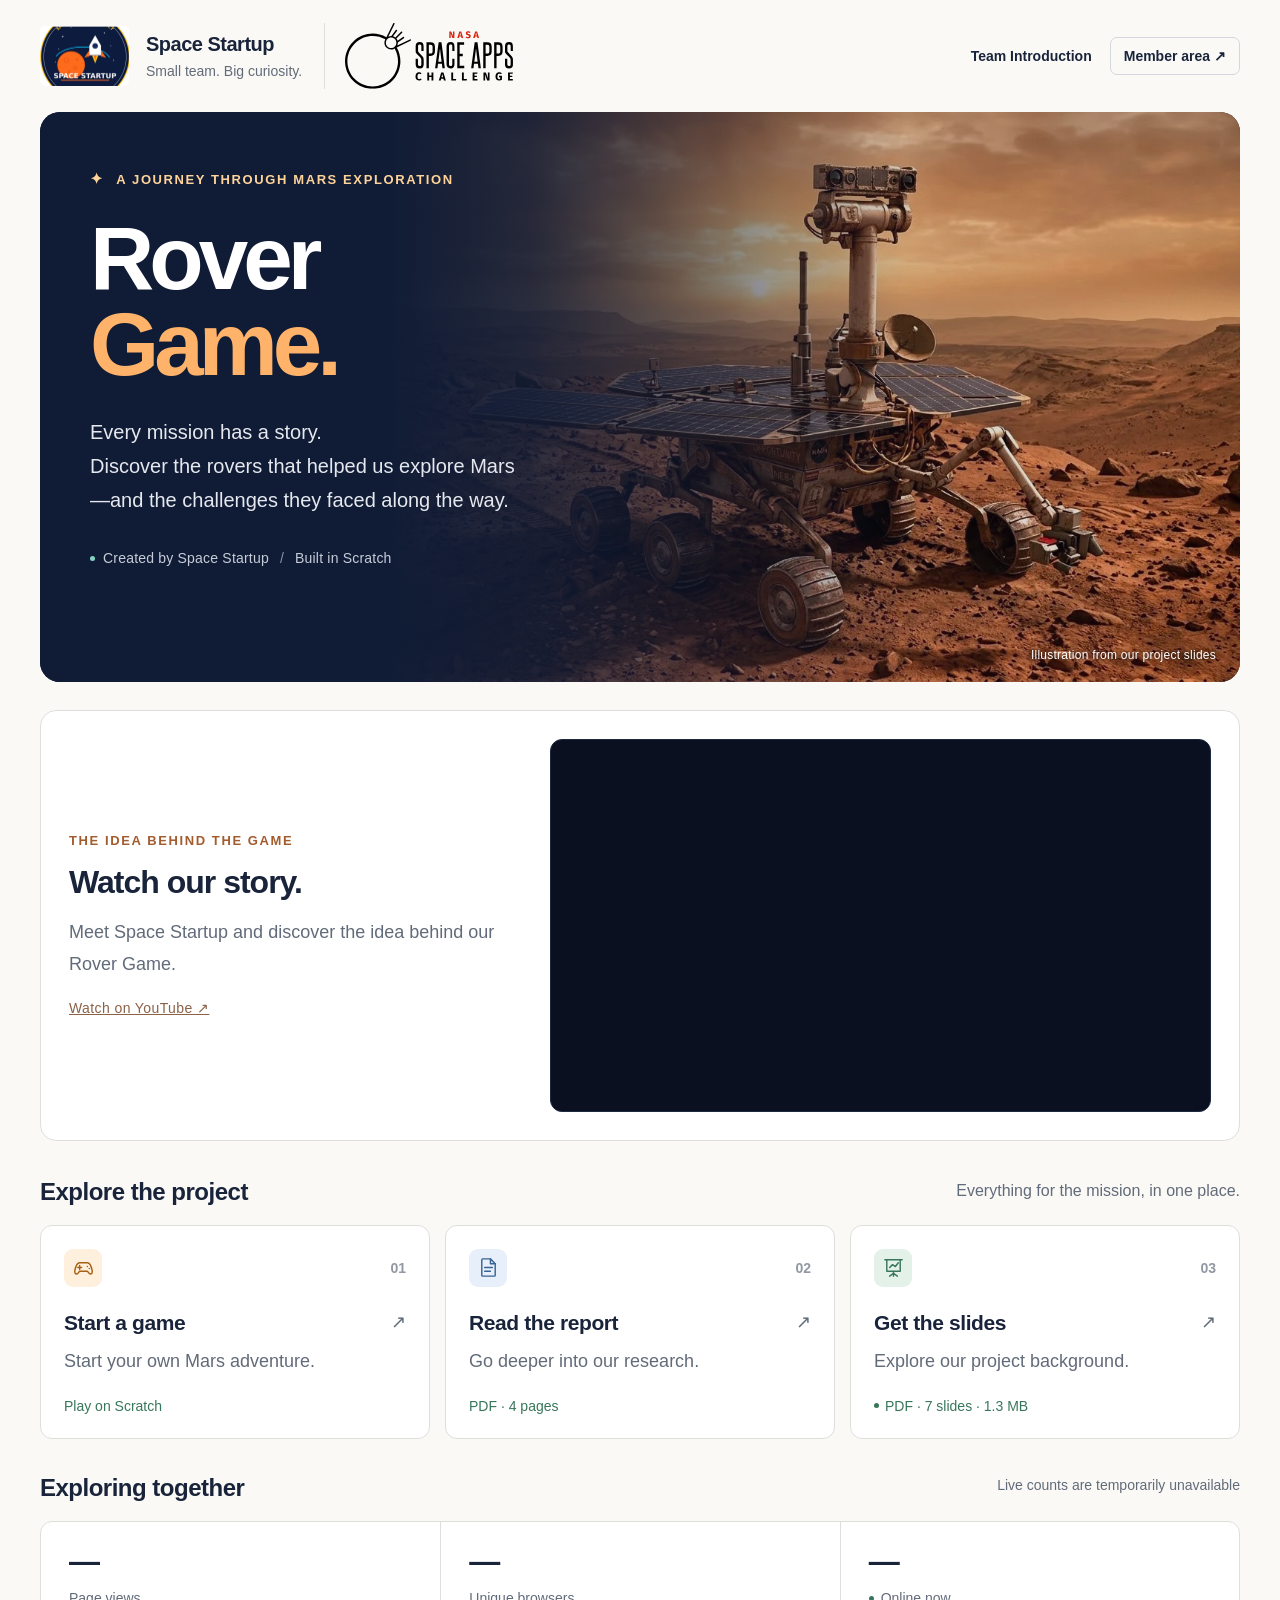
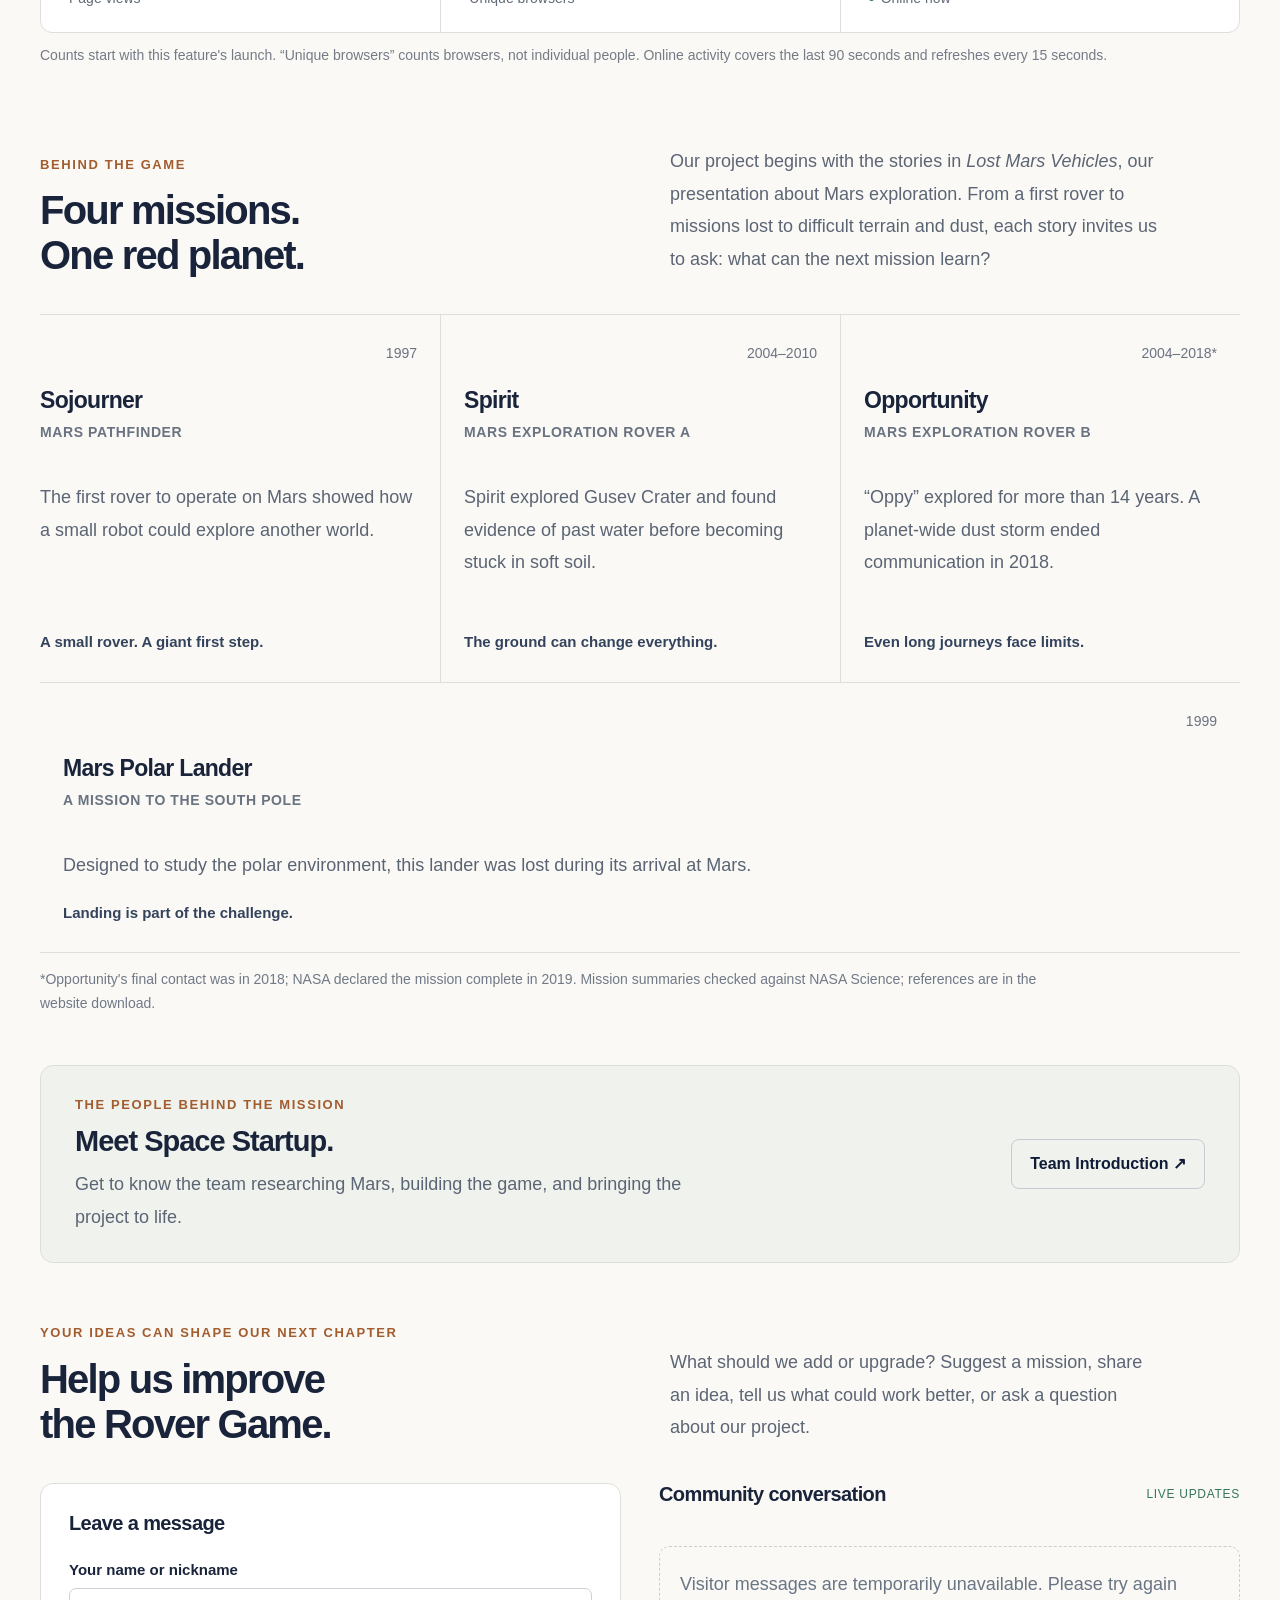
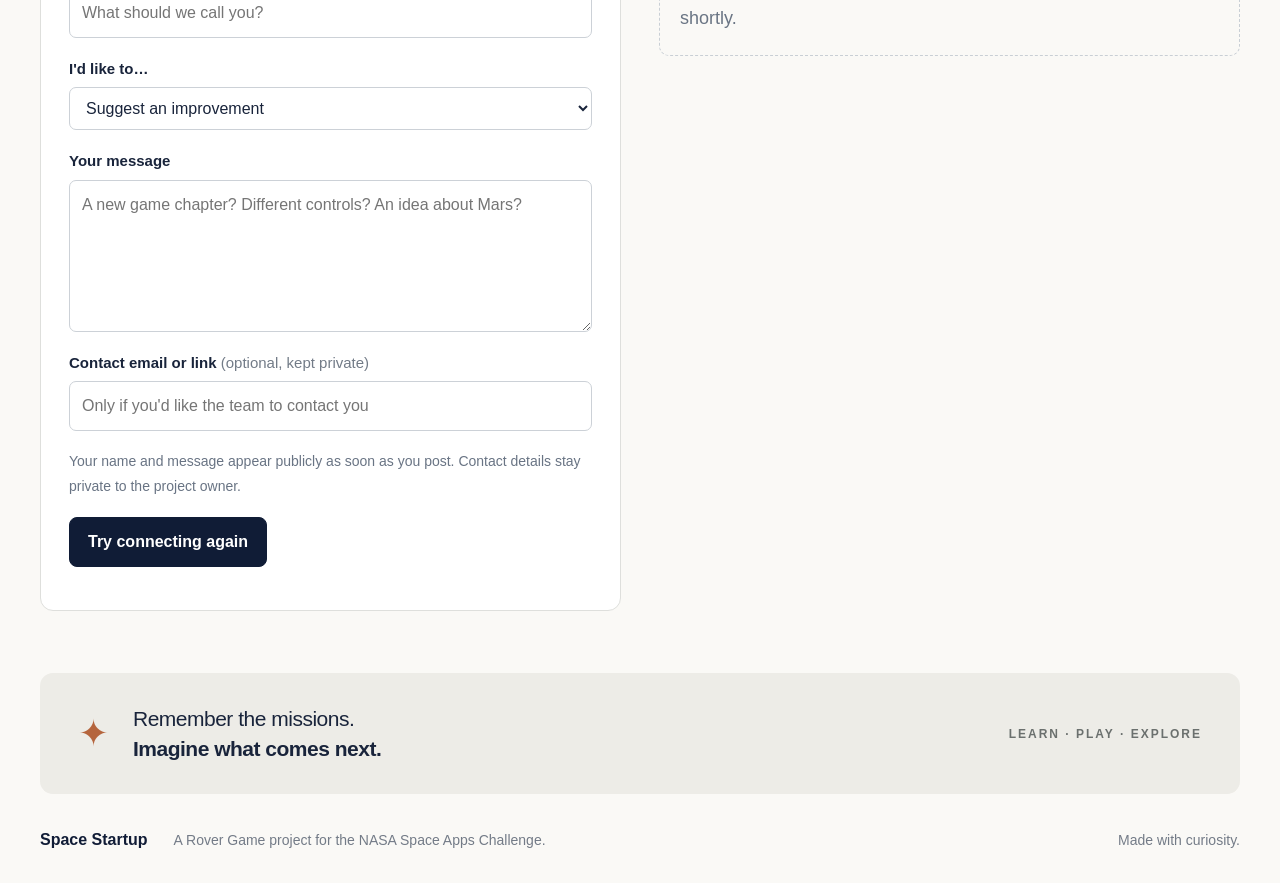
<file: index.html>
<!doctype html>
<html lang="en">
<head>
  <meta charset="utf-8">
  <meta name="viewport" content="width=device-width, initial-scale=1">
  <meta name="theme-color" content="#101c36">
  <meta name="description" content="Explore the stories of Mars missions with Space Startup's Rover Game. Find our Scratch game, project video, report, and presentation.">
  <title>Rover Game | Space Startup</title>
  <link rel="icon" href="assets/space-startup-logo.png" type="image/png">
  <link rel="stylesheet" href="styles.css?v=readable-text-20261115">
  <script src="links.js?v=resources-20261115" defer></script>
  <script src="community.js" defer></script>
</head>
<body>
  <a class="skip-link" href="#main">Skip to content</a>
  <header class="site-header wrap">
    <div class="header-branding"><div class="brand">
      <img src="assets/space-startup-logo.png" width="89" height="61" alt="Space Startup team logo">
      <div><strong>Space Startup</strong><span>Small team. Big curiosity.</span></div>
    </div><a class="spaceapps-logo-link" href="https://www.spaceappschallenge.org/" target="_blank" rel="noopener noreferrer" aria-label="NASA Space Apps Challenge official website"><img class="spaceapps-logo" src="assets/space-apps-logo.svg" width="168" height="66" alt="NASA Space Apps Challenge"></a></div>
    <nav class="header-links" aria-label="Project navigation"><a href="team.html">Team Introduction</a><a href="https://space-startup-rover.lichen676.chatgpt.site/members" target="_blank" rel="noopener noreferrer">Member area ↗</a></nav>
  </header>

  <main id="main">
    <section class="hero wrap" aria-labelledby="project-title">
      <img class="hero-image" src="assets/rover-hero.webp" width="1376" height="768" alt="Illustration of a rover on a rocky Martian landscape, from our project presentation" fetchpriority="high">
      <div class="hero-shade"></div>
      <div class="hero-content">
        <p class="eyebrow"><span aria-hidden="true">✦</span> A journey through Mars exploration</p>
        <h1 id="project-title"><a href="https://scratch.mit.edu/projects/1440501370" target="_blank" rel="noopener noreferrer" style="text-decoration:none">Rover<span>Game.</span></a></h1>
        <p class="hero-intro">Every mission has a story.<br>Discover the rovers that helped us explore Mars—and the challenges they faced along the way.</p>
        <div class="mission-tag"><span class="tag-dot" aria-hidden="true"></span> Created by Space Startup <span aria-hidden="true">/</span> Built in Scratch</div>
      </div>
      <span class="image-caption">Illustration from our project slides</span>
    </section>

    <section class="project-video-section wrap" id="project-video" aria-labelledby="project-video-title">
      <div class="project-video-copy">
        <p class="eyebrow dark">The idea behind the game</p>
        <h2 id="project-video-title">Watch our story.</h2>
        <p>Meet Space Startup and discover the idea behind our Rover Game.</p>
        <a class="video-duration" href="https://youtu.be/cg17SCL2jJY" target="_blank" rel="noopener noreferrer">Watch on YouTube ↗</a>
      </div>
      <div class="project-video-player">
        <iframe src="https://www.youtube-nocookie.com/embed/cg17SCL2jJY" title="Space Startup — Watch our story" width="560" height="315" style="display:block;width:100%;height:auto;aspect-ratio:16/9;border:0" loading="lazy" referrerpolicy="strict-origin-when-cross-origin" allow="accelerometer; autoplay; clipboard-write; encrypted-media; gyroscope; picture-in-picture; web-share" allowfullscreen></iframe>
      </div>
    </section>

    <section class="resources wrap" aria-labelledby="resources-title">
      <div class="section-top"><h2 id="resources-title">Explore the project</h2><span>Everything for the mission, in one place.</span></div>
      <div class="resource-grid">
        <a id="scratch-link" class="resource available" href="https://scratch.mit.edu/projects/1440501370" target="_blank" rel="noopener noreferrer" aria-describedby="scratch-status">
          <div class="resource-top"><span class="resource-icon game-icon" aria-hidden="true"><svg viewBox="0 0 24 24"><path d="M8 7h8c3 0 4 3 5 8 .7 4-2 5-4 2l-1-1H8l-1 1c-2 3-4.7 2-4-2 1-5 2-8 5-8Z"/><path d="M8 10v4m-2-2h4m6-1h.01M18 13h.01"/></svg></span><span class="resource-number">01</span></div>
          <h3>Start a game <span aria-hidden="true">↗</span></h3><p>Start your own Mars adventure.</p><span id="scratch-status" class="link-status">Play on Scratch</span>
        </a>
        <a id="report-link" class="resource available" href="assets/mars%20rover%20story.docx.pdf" target="_blank" rel="noopener noreferrer" aria-describedby="report-status">
          <div class="resource-top"><span class="resource-icon report-icon" aria-hidden="true"><svg viewBox="0 0 24 24"><path d="M14 3H6a1 1 0 0 0-1 1v16a1 1 0 0 0 1 1h12a1 1 0 0 0 1-1V8Z"/><path d="M14 3v5h5M8 12h8m-8 4h6"/></svg></span><span class="resource-number">02</span></div>
          <h3>Read the report <span aria-hidden="true">↗</span></h3><p>Go deeper into our research.</p><span id="report-status" class="link-status">PDF · 4 pages</span>
        </a>
        <a class="resource available" href="assets/Rover%20presentation%202026-7-page.pdf" target="_blank" rel="noopener noreferrer" aria-describedby="slides-status">
          <div class="resource-top"><span class="resource-icon slides-icon" aria-hidden="true"><svg viewBox="0 0 24 24"><path d="M3 4h18M5 4v12h14V4M12 16v5m-4 0 4-3 4 3M8 12l3-3 3 2 3-4"/></svg></span><span class="resource-number">03</span></div>
          <h3>Get the slides <span aria-hidden="true">↗</span></h3><p>Explore our project background.</p><span id="slides-status" class="link-status"><span class="ready-dot" aria-hidden="true"></span> PDF · 7 slides · 1.3 MB</span>
        </a>
      </div>
    </section>

    <section class="visitor-section wrap" aria-labelledby="visitor-title">
      <div class="section-top"><h2 id="visitor-title">Exploring together</h2><span id="visitor-state">Connecting to live counts…</span></div>
      <div class="visitor-grid" aria-live="off"><div><strong id="count-visits">—</strong><span>Page views</span></div><div><strong id="count-browsers">—</strong><span>Unique browsers</span></div><div><strong id="count-online">—</strong><span><i class="ready-dot" aria-hidden="true"></i> Online now</span></div></div>
      <p class="visitor-note">Counts start with this feature's launch. “Unique browsers” counts browsers, not individual people. Online activity covers the last 90 seconds and refreshes every 15 seconds.</p>
    </section>

    <section class="background wrap" aria-labelledby="background-title">
      <div class="background-heading"><div><p class="eyebrow dark">Behind the game</p><h2 id="background-title">Four missions.<br>One red planet.</h2></div><p>Our project begins with the stories in <em>Lost Mars Vehicles</em>, our presentation about Mars exploration. From a first rover to missions lost to difficult terrain and dust, each story invites us to ask: what can the next mission learn?</p></div>
      <div class="mission-grid">
        <article class="mission"><div class="mission-year"><span>1997</span></div><h3>Sojourner</h3><span class="mission-label">Mars Pathfinder</span><p>The first rover to operate on Mars showed how a small robot could explore another world.</p><span class="lesson">A small rover. A giant first step.</span></article>
        <article class="mission"><div class="mission-year"><span>2004–2010</span></div><h3>Spirit</h3><span class="mission-label">Mars Exploration Rover A</span><p>Spirit explored Gusev Crater and found evidence of past water before becoming stuck in soft soil.</p><span class="lesson">The ground can change everything.</span></article>
        <article class="mission"><div class="mission-year"><span>2004–2018*</span></div><h3>Opportunity</h3><span class="mission-label">Mars Exploration Rover B</span><p>“Oppy” explored for more than 14 years. A planet-wide dust storm ended communication in 2018.</p><span class="lesson">Even long journeys face limits.</span></article>
        <article class="mission mission-lander"><div class="mission-year"><span>1999</span></div><h3>Mars Polar Lander</h3><span class="mission-label">A mission to the south pole</span><p>Designed to study the polar environment, this lander was lost during its arrival at Mars.</p><span class="lesson">Landing is part of the challenge.</span></article>
      </div>
      <p class="mission-note">*Opportunity's final contact was in 2018; NASA declared the mission complete in 2019. Mission summaries checked against NASA Science; references are in the website download.</p>
    </section>

    <section class="team-preview wrap">
      <div><p class="eyebrow dark">The people behind the mission</p><h2>Meet Space Startup.</h2><p>Get to know the team researching Mars, building the game, and bringing the project to life.</p></div><a class="project-button secondary" href="team.html">Team Introduction ↗</a>
    </section>

    <section class="community wrap" id="community" aria-labelledby="community-title">
      <div class="background-heading"><div><p class="eyebrow dark">Your ideas can shape our next chapter</p><h2 id="community-title">Help us improve<br>the Rover Game.</h2></div><p>What should we add or upgrade? Suggest a mission, share an idea, tell us what could work better, or ask a question about our project.</p></div>
      <div class="community-grid">
        <form id="review-form" class="review-form">
          <h3>Leave a message</h3>
          <label>Your name or nickname<input name="name" required minlength="2" maxlength="50" autocomplete="nickname" placeholder="What should we call you?"></label>
          <label>I'd like to…<select name="kind"><option value="suggestion">Suggest an improvement</option><option value="question">Ask a question</option><option value="comment">Share feedback</option></select></label>
          <label>Your message<textarea name="message" required minlength="10" maxlength="2000" rows="5" placeholder="A new game chapter? Different controls? An idea about Mars?"></textarea></label>
          <label>Contact email or link <span class="optional">(optional, kept private)</span><input name="contact" maxlength="200" placeholder="Only if you'd like the team to contact you"></label>
          <div class="form-trap" aria-hidden="true"><label>Website<input name="website" tabindex="-1" autocomplete="off"></label></div>
          <p class="form-note">Your name and message appear publicly as soon as you post. Contact details stay private to the project owner.</p>
          <button class="project-button" id="review-submit" type="submit" disabled>Connecting…</button><p id="review-status" role="status" aria-live="polite"></p>
        </form>
        <div class="conversation"><div class="conversation-heading"><h3>Community conversation</h3><span class="live-badge">Live updates</span></div><div id="review-feed" aria-live="polite"><p class="empty-state">Loading visitor messages…</p></div><button class="project-button secondary" id="more-reviews" type="button" hidden>Load earlier messages</button></div>
      </div>
    </section>

    <section class="closing wrap" aria-label="Our project purpose"><span class="closing-star" aria-hidden="true">✦</span><p>Remember the missions.<br><strong>Imagine what comes next.</strong></p><span class="closing-label">LEARN · PLAY · EXPLORE</span></section>
  </main>

  <footer class="site-footer wrap"><strong>Space Startup</strong><span>A Rover Game project for the NASA Space Apps Challenge.</span><span class="footer-end">Made with curiosity.</span></footer>
</body>
</html>
</file>
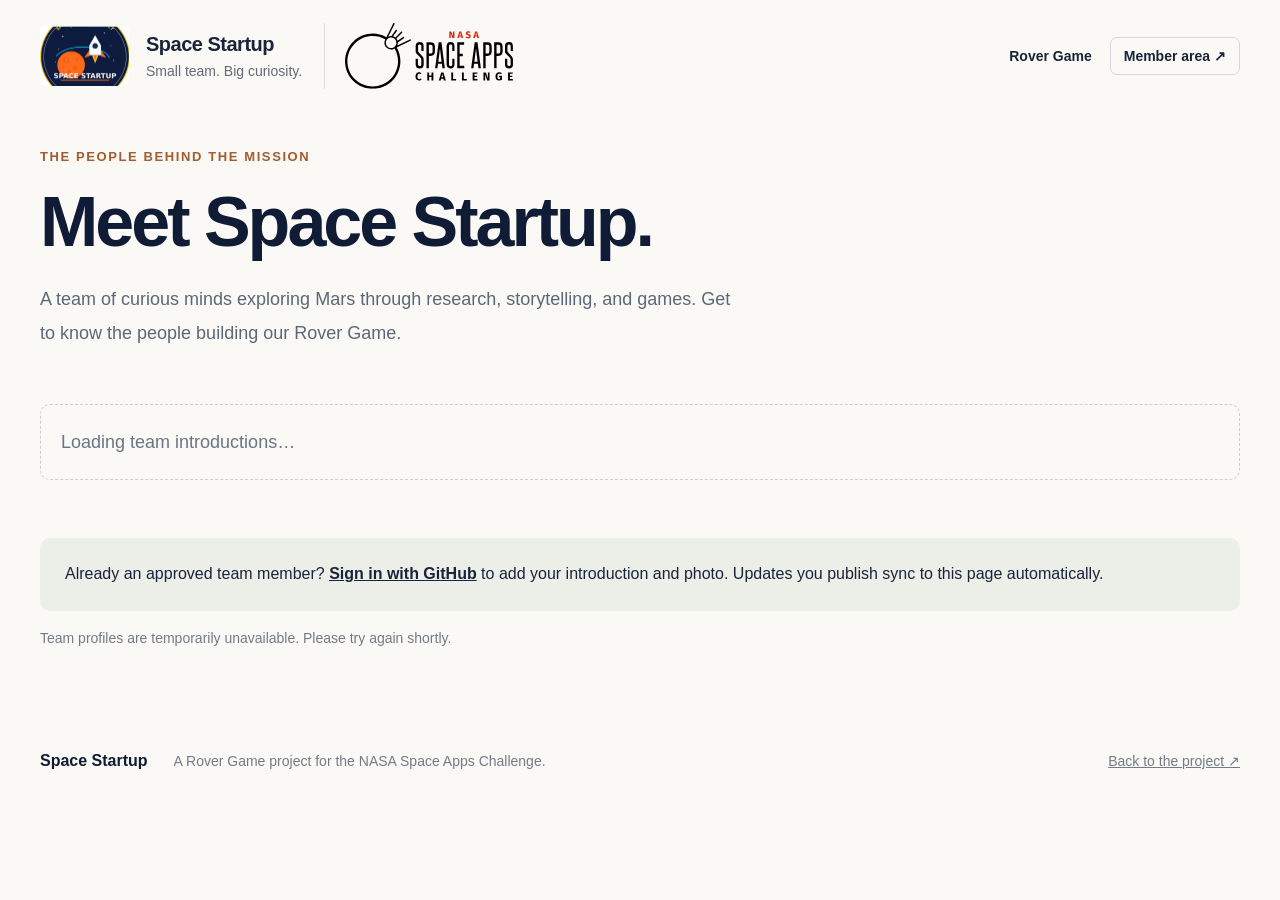
<file: team.html>
<!doctype html>
<html lang="en"><head><meta charset="utf-8"><meta name="viewport" content="width=device-width, initial-scale=1"><meta name="description" content="Meet the Space Startup team behind the Rover Game."><title>Team Introduction | Space Startup</title><link rel="icon" href="assets/space-startup-logo.png"><link rel="stylesheet" href="styles.css?v=readable-text-20261115"><script src="community.js" defer></script></head>
<body data-page="team"><a class="skip-link" href="#main">Skip to content</a><header class="site-header wrap"><div class="header-branding"><div class="brand"><img src="assets/space-startup-logo.png" width="89" height="61" alt="Space Startup team logo"><div><strong>Space Startup</strong><span>Small team. Big curiosity.</span></div></div><a class="spaceapps-logo-link" href="https://www.spaceappschallenge.org/" target="_blank" rel="noopener noreferrer" aria-label="NASA Space Apps Challenge official website"><img class="spaceapps-logo" src="assets/space-apps-logo.svg" width="168" height="66" alt="NASA Space Apps Challenge"></a></div>
    <nav class="header-links" aria-label="Project navigation"><a href="./">Rover Game</a><a href="https://space-startup-rover.lichen676.chatgpt.site/members" target="_blank" rel="noopener noreferrer">Member area ↗</a></nav></header>
<main id="main" class="team-main wrap"><p class="eyebrow dark">The people behind the mission</p><h1>Meet Space Startup.</h1><p class="team-lead">A team of curious minds exploring Mars through research, storytelling, and games. Get to know the people building our Rover Game.</p><div id="team-grid" class="team-grid"><p class="empty-state">Loading team introductions…</p></div><p class="team-notice">Already an approved team member? <a href="https://space-startup-rover.lichen676.chatgpt.site/members" target="_blank" rel="noopener noreferrer">Sign in with GitHub</a> to add your introduction and photo. Updates you publish sync to this page automatically.</p><p id="team-state" class="visitor-note" role="status"></p></main><footer class="site-footer wrap"><strong>Space Startup</strong><span>A Rover Game project for the NASA Space Apps Challenge.</span><a class="footer-end" href="./">Back to the project ↗</a></footer></body></html>
</file>
<file: styles.css>
:root{--navy:#101c36;--ink:#19243b;--muted:#626b79;--paper:#faf9f6;--orange:#ffae62;--line:#dedfdc}*{box-sizing:border-box}html{scroll-behavior:smooth}body{margin:0;background:var(--paper);color:var(--ink);font-family:Arial,Helvetica,sans-serif;-webkit-font-smoothing:antialiased}.wrap{width:min(1200px,calc(100% - 64px));margin-inline:auto}a{color:inherit}.skip-link{position:absolute;top:-80px;left:16px;z-index:10;background:white;padding:14px}.skip-link:focus{top:10px}:focus-visible{outline:3px solid #007c9a;outline-offset:5px}.site-header{display:flex;align-items:center;justify-content:space-between;min-height:112px;gap:24px}.brand{display:flex;align-items:center;gap:17px}.brand img{object-fit:contain;border-radius:6px}.brand strong{display:block;font-size:20px;letter-spacing:-.5px}.brand span{display:block;font-size:12px;color:var(--muted);margin-top:7px}.challenge{display:flex;align-items:center;gap:9px;font-size:11px;font-weight:700;letter-spacing:1.4px;text-transform:uppercase}.orbit-dot{width:8px;height:8px;background:#da6f3c;border-radius:100%}.hero{position:relative;isolation:isolate;min-height:526px;overflow:hidden;border-radius:20px;background:var(--navy)}.hero-image{position:absolute;z-index:-3;width:74%;height:100%;inset:0 0 0 auto;object-fit:cover;object-position:58% center}.hero-shade{position:absolute;inset:0;z-index:-2;background:linear-gradient(90deg,#101c36 1%,#101c36 29%,rgba(16,28,54,.88) 41%,rgba(16,28,54,.16) 72%,rgba(16,28,54,.06))}.hero-content{padding:55px 50px 54px;width:58%;color:white}.eyebrow{margin:0 0 24px;color:#ffd399;font-size:10px;font-weight:700;letter-spacing:2px;line-height:1.6;text-transform:uppercase}.eyebrow span{margin-right:7px;font-size:15px}h1{font-size:89px;line-height:.97;letter-spacing:-5px;margin:0 0 27px;font-weight:800}h1 span{display:block;color:#ffb26a}.hero-intro{max-width:385px;line-height:1.75;font-size:15px;color:#e5e8ee;margin:0}.mission-tag{display:flex;align-items:center;gap:8px;flex-wrap:wrap;margin-top:30px;font-size:10px;letter-spacing:.2px;color:#c6ccd8}.tag-dot{height:5px;width:5px;flex:none;border-radius:50%;background:#80d4c0}.mission-tag>span:last-child{color:#8992a5;margin-inline:3px}.image-caption{position:absolute;bottom:20px;right:24px;font-size:9px;letter-spacing:.25px;color:#fff;text-shadow:0 1px 4px #000}.resources{padding-top:37px}.section-top{display:flex;justify-content:space-between;align-items:center;gap:20px;margin-bottom:19px}.section-top h2{font-size:20px;margin:0;letter-spacing:-.5px}.section-top>span{font-size:12px;color:var(--muted)}.resource-grid{display:grid;grid-template-columns:repeat(3,minmax(0,1fr));gap:15px}.resource{display:block;min-width:0;padding:23px 23px 21px;border:1px solid var(--line);border-radius:12px;background:#fff;text-decoration:none;transition:transform .18s,border-color .18s,box-shadow .18s}.resource.pending{cursor:default}.resource.available:hover{transform:translateY(-4px);border-color:#b4b9c3;box-shadow:0 8px 24px #1420390c}.resource-top{display:flex;align-items:center;justify-content:space-between;margin-bottom:21px}.resource-number{font-size:10px;color:#9298a2;font-weight:600}.resource-icon{display:flex;align-items:center;justify-content:center;width:38px;height:38px;border-radius:9px}.resource-icon svg{width:23px;height:23px;stroke:currentColor;stroke-width:1.5;stroke-linejoin:round;stroke-linecap:round;fill:none}.video-icon{background:#fce8e6;color:#b73338}.video-icon svg path{fill:currentColor;stroke:none}.game-icon{background:#fff0dd;color:#a76011}.report-icon{background:#e7effa;color:#3a6394}.slides-icon{background:#e4f1e9;color:#37765b}.resource h3{margin:0 0 9px;font-size:16px;letter-spacing:-.4px;display:flex;align-items:center;justify-content:space-between;gap:6px}.resource h3 span{font-size:18px;font-weight:400;color:#626c7a}.resource>p{font-size:11px;line-height:1.6;margin:0 0 18px;color:var(--muted)}.link-status{display:flex;align-items:center;gap:6px;font-size:10px;font-weight:500;color:#68717e}.available .link-status{color:#37765b}.ready-dot{width:5px;height:5px;flex:none;background:#37765b;border-radius:50%}.background{padding-top:78px;padding-bottom:49px}.background-heading{display:grid;grid-template-columns:1fr 1fr;gap:60px;align-items:end;margin-bottom:36px}.eyebrow.dark{color:#a25c2e;margin-bottom:13px}.background-heading h2{font-size:40px;line-height:1.12;letter-spacing:-1.8px;margin:0}.background-heading>p{font-size:13px;line-height:1.9;color:#5c6574;max-width:495px;margin:0 0 3px}.mission-grid{display:grid;grid-template-columns:repeat(3,minmax(0,1fr));border-top:1px solid var(--line);border-bottom:1px solid var(--line)}.mission{padding:27px 23px 27px 0;min-width:0}.mission+.mission{border-left:1px solid var(--line);padding-left:23px}.mission-year{display:flex;justify-content:flex-end;font-size:10px;color:#8f6348;font-weight:700;margin-bottom:23px}.mission-year span{font-weight:400;color:#6b7280}.mission h3{margin:0 0 7px;font-size:19px;letter-spacing:-.7px}.mission-label{display:block;font-size:9px;font-weight:700;color:#6a7380;text-transform:uppercase;letter-spacing:.6px;min-height:24px}.mission p{font-size:12px;line-height:1.85;color:#5a6473;margin:15px 0 18px;min-height:88px}.lesson{display:block;font-size:10px;line-height:1.6;font-weight:700;color:#34435c}.mission-note{margin:15px 0 0;font-size:9px;line-height:1.8;color:#707986;max-width:850px}.closing{display:flex;align-items:center;gap:24px;background:#edece7;padding:31px 38px;border-radius:13px}.closing-star{font-size:37px;color:#b5653d}.closing p{font-size:21px;line-height:1.4;margin:0;letter-spacing:-.5px}.closing p strong{font-weight:700}.closing-label{margin-left:auto;font-size:9px;font-weight:700;letter-spacing:2px;color:#6b706e}.site-footer{padding-block:33px 30px;display:flex;align-items:center;gap:26px;font-size:10px;color:#737b87;line-height:1.6}.site-footer strong{font-size:12px;color:var(--navy)}.footer-end{margin-left:auto}
@media(min-width:1500px){.wrap{width:1240px}.hero{min-height:555px}.hero-content{padding-top:62px}h1{font-size:96px}}
@media(max-width:1000px){.wrap{width:calc(100% - 44px)}.hero-content{padding-inline:36px;width:66%}h1{font-size:78px}.hero-image{width:85%}.hero-shade{background:linear-gradient(90deg,#101c36 1%,#101c36f0 30%,#101c3699 63%,#101c3622)}.resource{padding:19px 17px}.resource h3{font-size:14px}.link-status{font-size:9px}.background-heading{gap:35px}.mission{padding-right:16px}.mission+.mission{padding-left:16px}.mission h3{font-size:17px}.mission p{min-height:111px}}
@media(max-width:760px){.site-header{min-height:99px}.brand{gap:11px}.brand img{width:73px;height:50px}.brand strong{font-size:17px}.brand span{font-size:10px}.challenge{max-width:145px;font-size:9px;line-height:1.7;letter-spacing:1px}.hero{min-height:510px}.hero-content{width:82%;padding:43px 30px 68px}.hero-image{width:100%;object-position:68% center}.hero-shade{background:linear-gradient(90deg,#101c36f7,#101c36c4 52%,#101c3655)}h1{font-size:74px}.hero-intro{font-size:14px;max-width:350px}.resource-grid{grid-template-columns:1fr;gap:13px}.resource{padding:22px}.resource h3{font-size:16px}.resource>p{font-size:12px}.link-status{font-size:10px}.section-top>span{display:none}.background{padding-top:54px}.background-heading{grid-template-columns:1fr;gap:23px;margin-bottom:27px}.background-heading h2{font-size:36px}.background-heading>p{max-width:100%}.mission-grid{grid-template-columns:repeat(3,minmax(0,1fr))}.mission{padding:24px 22px 24px 0}.mission+.mission{padding-left:22px}.mission p{min-height:67px}.mission h3{font-size:19px}.closing{padding:26px;gap:18px}.closing p{font-size:19px}.closing-label{display:none}.site-footer{gap:13px;flex-wrap:wrap}.footer-end{display:none}}
@media(max-width:420px){.wrap{width:calc(100% - 32px)}.brand span{display:none}.challenge{font-size:8px;max-width:126px}.brand img{width:65px;height:45px}.brand strong{font-size:15px}.site-header{min-height:86px;gap:12px}.hero{border-radius:13px;min-height:485px}.hero-content{width:100%;padding:35px 25px 61px}.eyebrow{font-size:9px;letter-spacing:1.3px}h1{font-size:69px;letter-spacing:-4px}.hero-intro{font-size:13px;max-width:285px}.mission-tag{max-width:240px;line-height:1.7}.image-caption{font-size:8px;right:16px;bottom:15px}.resources{padding-top:29px}.resource{padding:17px 14px}.resource h3{font-size:14px}.resource>p{font-size:10px}.link-status{font-size:9px}.resource-top{margin-bottom:17px}.mission{padding-right:15px}.mission+.mission{padding-left:15px}.mission h3{font-size:17px}.mission-label{font-size:8px;line-height:1.7}.mission p{font-size:11px;min-height:85px}.lesson{font-size:9px}.mission-year{font-size:9px}.closing{padding:23px 20px}.closing p{font-size:17px}.closing-star{font-size:28px}.site-footer{padding-block:25px}.site-footer>span{width:100%}}
@media(prefers-reduced-motion:reduce){html{scroll-behavior:auto}.resource{transition:none}}

/* Shared community features */
.header-links{display:flex;align-items:center;gap:18px;font-size:11px;font-weight:700}.header-links a{text-decoration:none;white-space:nowrap}.header-links a:last-child{padding:10px 13px;border:1px solid #d4d7dd;border-radius:7px}.challenge{font-size:9px;letter-spacing:1px}
.project-video-section{display:grid;grid-template-columns:minmax(0,.8fr) minmax(0,1.2fr);align-items:center;gap:40px;margin-top:28px;padding:28px;border:1px solid var(--line);border-radius:16px;background:#fff;scroll-margin-top:25px}.project-video-copy .eyebrow{margin-bottom:12px}.project-video-copy h2{font-size:32px;line-height:1.15;letter-spacing:-1px;margin:0 0 15px}.project-video-copy>p:last-of-type{font-size:13px;line-height:1.9;max-width:345px;color:var(--muted);margin:0 0 17px}.video-duration{font-size:10px;color:#8b6148;letter-spacing:.4px}.project-video-player{position:relative;width:100%;border:1px solid #1c2941;border-radius:12px;overflow:hidden;background:#0a1020}.project-video-player video{display:block;width:100%;aspect-ratio:16/9;object-fit:contain;background:#05080f}.video-start{position:absolute;inset:0;width:100%;display:flex;align-items:center;justify-content:center;gap:14px;background:linear-gradient(0deg,#111b32df,#111b3266);color:white;border:0;cursor:pointer;font:700 14px Arial}.video-start[hidden]{display:none}.play-disc{display:grid;place-items:center;width:62px;height:48px;border-radius:15px;background:#ef493e;color:white;font-size:25px;padding-left:4px}.video-start small{display:block;margin-top:6px;font-size:10px;font-weight:400;color:#e1e6ee}.hero-content{width:60%}.visitor-section{padding-top:35px}.visitor-grid{display:grid;grid-template-columns:repeat(3,1fr);border:1px solid var(--line);border-radius:12px;background:#fff}.visitor-grid>div{padding:22px 28px}.visitor-grid>div+div{border-left:1px solid var(--line)}.visitor-grid strong{display:block;font-size:31px;letter-spacing:-1px;font-variant-numeric:tabular-nums}.visitor-grid span{display:flex;align-items:center;gap:7px;color:var(--muted);font-size:11px;margin-top:7px}.visitor-note{font-size:10px;line-height:1.7;color:#747b86;margin:11px 0 0}.visitor-section .section-top>span{font-size:10px}.team-preview{display:flex;align-items:center;justify-content:space-between;gap:30px;padding:29px 34px;border:1px solid #dbdedb;background:#eff2ed;border-radius:13px;margin-bottom:60px}.team-preview .eyebrow{margin-bottom:10px}.team-preview h2{margin:0 0 10px;font-size:29px;letter-spacing:-1px}.team-preview p:last-child{font-size:12px;line-height:1.8;margin:0;color:#5c6574;max-width:650px}.project-button{display:inline-flex;align-items:center;justify-content:center;gap:7px;border:1px solid var(--navy);background:var(--navy);color:white;border-radius:8px;text-decoration:none;padding:12px 18px;cursor:pointer;font:700 12px/1.5 Arial;white-space:nowrap}.project-button.secondary{background:transparent;color:var(--navy);border-color:#c4cbd3}.project-button:disabled{opacity:.6;cursor:wait}.community{padding-bottom:62px}.community-grid{display:grid;grid-template-columns:1fr 1fr;gap:38px}.review-form{padding:28px;border:1px solid var(--line);background:#fff;border-radius:13px;align-self:start}.review-form h3,.conversation h3{margin:0 0 22px;font-size:20px;letter-spacing:-.6px}.review-form label{display:block;margin-bottom:18px;font-size:11px;font-weight:700;line-height:1.7}.optional{font-weight:400;color:#727b87}.review-form input,.review-form select,.review-form textarea{width:100%;display:block;font:13px/1.6 Arial;color:var(--ink);padding:11px 12px;border:1px solid #ccd1d7;background:#fff;border-radius:7px;margin-top:6px}.review-form textarea{resize:vertical}.form-note{font-size:10px;color:#697484;line-height:1.8;margin-bottom:18px}.form-trap{position:absolute;left:-10000px;width:1px;height:1px;overflow:hidden}.review-form #review-status{font-size:12px;line-height:1.7;margin:15px 0 0}.error-message{color:#a4382d!important}.conversation{min-width:0}.conversation-heading{display:flex;align-items:center;justify-content:space-between;gap:15px}.live-badge{font-size:9px;white-space:nowrap;letter-spacing:.7px;text-transform:uppercase;color:#37765b;margin-bottom:22px}.review-entry{padding:22px 0;border-top:1px solid var(--line)}.review-entry:first-child{padding-top:0;border-top:0}.review-entry h4{font-size:14px;margin:0}.review-meta{display:flex;align-items:center;flex-wrap:wrap;gap:8px;font-size:10px;color:#777f8b;margin:9px 0}.review-kind{padding:4px 7px;border-radius:5px;background:#e8eef5;color:#405a7c;font-size:9px;text-transform:capitalize}.review-message{font-size:13px;line-height:1.85;white-space:pre-wrap;overflow-wrap:anywhere;margin:10px 0 0}.team-reply{margin:15px 0 0;padding:13px 16px;background:#eaf0eb;border-radius:8px;font-size:12px;line-height:1.8;white-space:pre-wrap;overflow-wrap:anywhere}.team-reply strong{display:block;font-size:10px;margin-bottom:5px;color:#3e6752}.empty-state{font-size:13px;line-height:1.9;color:#6a7584;padding:20px;border:1px dashed #c9cfd5;border-radius:10px}.team-main{padding-block:35px 65px}.team-main h1{font-size:clamp(43px,6vw,70px);line-height:1.05;letter-spacing:-3px;margin:18px 0 23px;color:var(--navy)}.team-lead{font-size:15px;line-height:1.9;max-width:700px;color:#5c6778}.team-grid{display:grid;grid-template-columns:repeat(3,minmax(0,1fr));gap:24px;margin-top:35px}.member-card{border:1px solid var(--line);border-radius:14px;overflow:hidden;background:white;min-width:0}.member-photo{width:100%;height:230px;object-fit:cover;background:#eee;display:block}.member-copy{padding:24px}.member-copy h2{font-size:22px;letter-spacing:-.6px;margin:0 0 9px}.member-role{font-size:11px;font-weight:700;color:#a26038;line-height:1.7;margin:0 0 14px}.member-bio{font-size:13px;color:#5f6978;line-height:1.9;white-space:pre-wrap;overflow-wrap:anywhere}.member-github{display:inline-block;font-size:11px;color:#55647b;margin-top:12px}.team-notice{margin-top:40px;padding:22px 25px;border-radius:10px;background:#eceee8;font-size:12px;line-height:1.8}.team-notice a{font-weight:700}.team-grid>.empty-state{grid-column:1/-1}
@media(max-width:1050px){.challenge{display:none}.hero-content{width:65%}.hero-intro{max-width:360px}.header-links{gap:14px}}
@media(max-width:760px){.project-video-section{grid-template-columns:1fr;gap:20px;padding:22px;margin-top:24px}.project-video-copy h2{font-size:27px}.hero-content{width:100%;padding-bottom:56px}.hero{height:auto;min-height:0}.hero-image{height:100%}.hero-intro{max-width:420px}.hero .image-caption{bottom:15px}.header-links{font-size:10px;gap:13px}.header-links a:last-child{padding:8px}.community-grid{grid-template-columns:1fr;gap:30px}.team-preview{align-items:flex-start;padding:25px;flex-direction:column;margin-bottom:43px;gap:21px}.visitor-grid>div{padding:18px}.visitor-grid strong{font-size:26px}.visitor-grid span{font-size:10px}.team-grid{grid-template-columns:repeat(2,minmax(0,1fr))}.team-main{padding-top:25px}.member-photo{height:200px}}
@media(max-width:470px){.site-header{flex-wrap:wrap;padding-block:15px;gap:14px}.header-links{margin-left:auto;gap:12px}.header-links a:first-child{max-width:86px;white-space:normal;line-height:1.6}.brand{gap:8px}.brand strong{font-size:14px}.brand img{width:58px;height:40px}.project-video-section{padding:18px}.hero-content{padding-bottom:56px}.hero-intro{max-width:300px}.visitor-grid>div{padding:16px 12px}.visitor-grid span{font-size:9px}.visitor-note{font-size:9px}.review-form{padding:22px}.community .background-heading h2{font-size:33px}.conversation h3{font-size:18px}.team-grid{grid-template-columns:1fr}.member-photo{height:280px}.team-main h1{letter-spacing:-2px}.team-lead{font-size:13px}}


.project-button[hidden]{display:none}

/* Three rover missions with the lander beneath them. */
.mission-grid>.mission-lander{grid-column:1/-1;border-left:0;border-top:1px solid var(--line);padding:27px 23px}.mission-grid>.mission-lander p{min-height:0}
@media(max-width:760px){.mission-grid>.mission-lander{padding:24px 22px}}
@media(max-width:600px){.mission-grid{grid-template-columns:1fr}.mission-grid>.mission{padding:24px 0;border-left:0}.mission-grid>.mission+.mission{border-top:1px solid var(--line)}.mission-grid>.mission p{min-height:0}}

/* Public team and challenge branding. */
.header-branding{display:flex;align-items:center;gap:22px;min-width:0}.spaceapps-logo-link{display:flex;align-items:center;flex:none;padding-left:20px;border-left:1px solid var(--line);text-decoration:none}.spaceapps-logo{display:block;width:168px;height:auto}
@media(max-width:760px){.site-header{flex-wrap:wrap;gap:16px;padding-block:18px}.header-branding{gap:18px}.spaceapps-logo-link{padding-left:16px}.spaceapps-logo{width:148px}.header-links{margin-left:auto}}
@media(max-width:470px){.site-header{padding-block:15px}.header-branding{width:100%;justify-content:space-between;gap:12px}.spaceapps-logo-link{padding-left:12px}.spaceapps-logo{width:120px}}
@media(max-width:360px){.header-branding{gap:8px}.spaceapps-logo{width:96px}}

/* Readable supporting text across the public project pages. */
body{font-size:16px}
.site-header{flex-wrap:wrap}
.brand span{font-size:14px}
.header-links{font-size:14px}
.eyebrow{font-size:12px;letter-spacing:1.6px}
.hero{min-height:570px}
.hero-image{width:78%;object-position:48% center}
.hero-intro{font-size:18px;line-height:1.7;max-width:440px}
.mission-tag{font-size:14px;line-height:1.7}
.image-caption{font-size:12px;max-width:calc(100% - 48px);text-align:right}
.section-top{align-items:flex-start;flex-wrap:wrap}
.section-top h2{font-size:24px}
.section-top>span{font-size:16px;line-height:1.6}
.resource h3{font-size:21px;line-height:1.4}
.resource>p{font-size:16px;line-height:1.7}
.resource-number,.link-status{font-size:14px;line-height:1.6}
.background-heading>p,.mission p{font-size:16px;line-height:1.8}
.mission h3{font-size:23px}
.mission-label,.mission-year{font-size:14px;line-height:1.6}
.mission-label{min-height:45px}
.lesson{font-size:15px;line-height:1.7}
.mission-note{font-size:14px;line-height:1.7;max-width:1000px}
.project-video-copy>p:last-of-type{font-size:16px;line-height:1.8;max-width:100%}
.video-duration,.video-start small{font-size:14px;line-height:1.6}
.video-start{font-size:18px}
.visitor-grid span,.visitor-section .section-top>span{font-size:14px;line-height:1.6}
.visitor-note{font-size:14px;line-height:1.7}
.team-preview p:last-child{font-size:16px;line-height:1.8}
.project-button{font-size:16px;white-space:normal}
.review-form label{font-size:15px}
.review-form input,.review-form select,.review-form textarea{font-size:16px}
.form-note,.review-form #review-status{font-size:14px}
.live-badge{font-size:12px;white-space:normal}
.review-entry h4{font-size:18px}
.review-meta,.review-kind,.team-reply strong{font-size:14px}
.review-message,.team-reply,.empty-state{font-size:16px}
.team-lead{font-size:18px}
.member-role,.member-github{font-size:15px}
.member-bio,.team-notice{font-size:16px}
.site-footer{font-size:14px;flex-wrap:wrap}
.site-footer strong{font-size:16px}
.closing-label{font-size:12px}
@media(min-width:761px){
  .hero-content{padding-bottom:76px}
  .hero-intro{font-size:20px}
  .eyebrow{font-size:13px}
  .background-heading>p,.mission p,.project-video-copy>p:last-of-type,.team-preview p:last-child,.review-message,.team-reply,.empty-state,.member-bio{font-size:18px}
  .resource>p{font-size:18px}
  .mission p{min-height:130px}
}
@media(max-width:1000px){
  .hero-image{width:85%}
  .header-branding{flex-wrap:wrap}
}
@media(max-width:760px){
  .hero{min-height:0}
  .hero-content{padding-bottom:76px}
  .hero-image{width:100%;object-position:43% center}
  .hero-intro{max-width:420px}
  .mission-tag{max-width:100%}
  .mission p{min-height:0}
  .mission-label{min-height:0}
  .resource{padding:22px}
  .header-links{font-size:14px}
}
@media(max-width:470px){
  .hero-intro{font-size:17px}
  .hero .eyebrow{font-size:11px;letter-spacing:1.3px}
  .hero .mission-tag{font-size:13px}
  .hero .image-caption{font-size:12px}
  .visitor-grid>div{padding:16px 9px}
  .visitor-grid span{font-size:13px}
  .visitor-note{font-size:13px}
  .video-start{font-size:16px;gap:10px}
  .video-start small{font-size:13px}
  .header-links a:first-child{max-width:none}
  .team-lead{font-size:17px}
}
</file>
